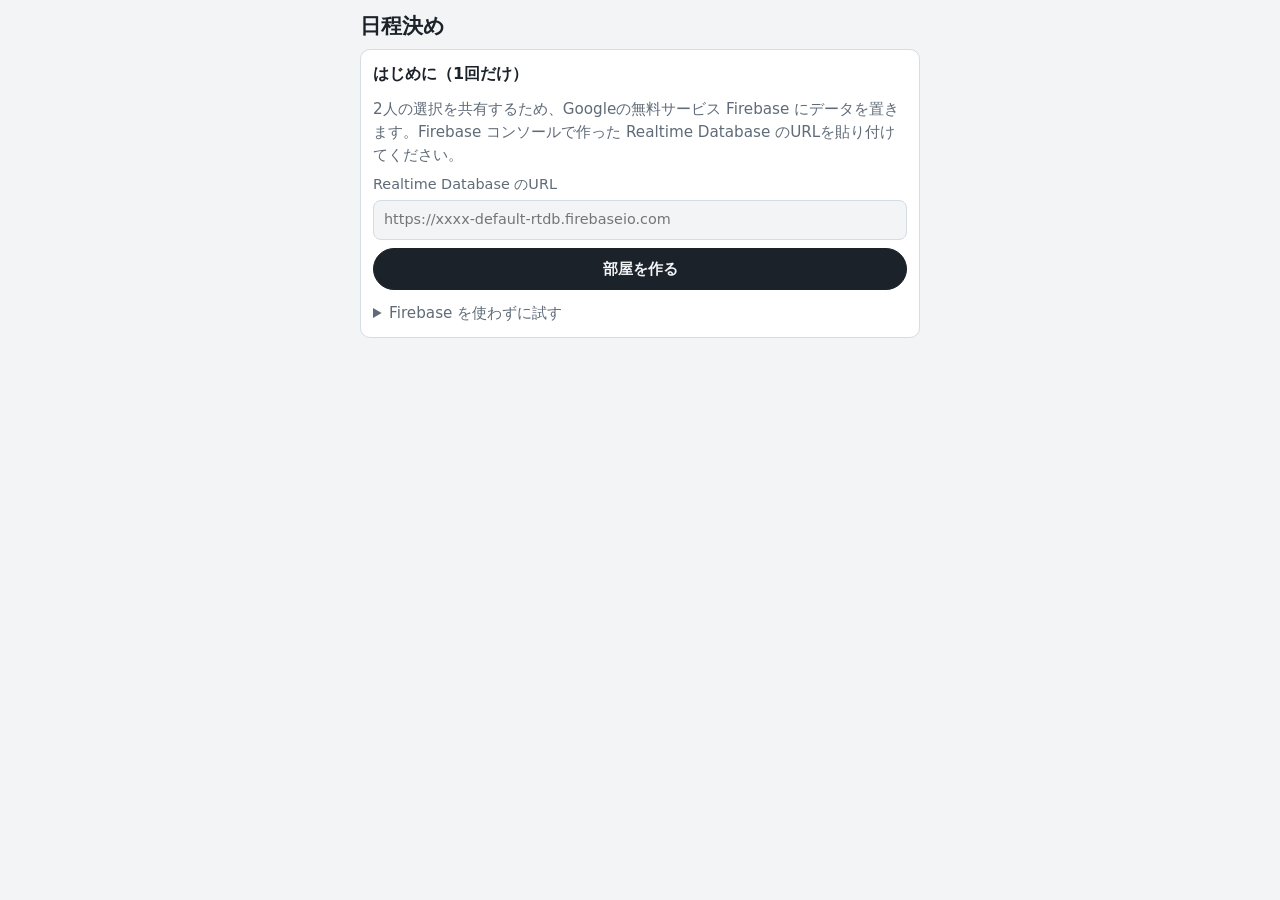
<file: index.html>
<!DOCTYPE html>
<html lang="ja">
<head>
<meta charset="utf-8">
<meta name="viewport" content="width=device-width, initial-scale=1, viewport-fit=cover">
<meta http-equiv="Content-Security-Policy" content="default-src 'none'; script-src 'self'; style-src 'self'; connect-src https://*.firebaseio.com https://*.firebasedatabase.app https://jsonblob.com; img-src 'self' data:; base-uri 'none'; form-action 'none'; upgrade-insecure-requests">
<meta name="referrer" content="no-referrer">
<link rel="stylesheet" href="style.css?v=9">
<script src="config.js?v=9"></script>
<script src="common.js?v=9"></script>
<title>日程決め</title>
<meta name="description" content="2つの候補日に対してAさんとBさんが5段階で希望を出し、どちらが①・②の日に行くかを自動で決めます。">
</head>
<body>
<main>
  <header>
    <h1 id="h1">日程決め</h1>
  </header>

  <section class="card" id="noRoom" hidden>
    <h2>はじめに（1回だけ）</h2>
    <p class="sub">2人の選択を共有するため、Googleの無料サービス Firebase にデータを置きます。Firebase コンソールで作った Realtime Database のURLを貼り付けてください。</p>
    <label class="field">Realtime Database のURL<input id="dbUrl" placeholder="https://xxxx-default-rtdb.firebaseio.com" inputmode="url" autocomplete="off"></label>
    <div class="actions"><button class="btn" id="btnCreate">部屋を作る</button></div>
    <p class="sub" id="lastRoomBox" hidden>前に使った部屋があります: <a id="lastRoom" href="#">前回の部屋を開く</a>（新しく作ると候補日はまた登録が必要です）</p>
    <p class="note err" id="createErr" hidden></p>
    <details>
      <summary class="sub">Firebase を使わずに試す</summary>
      <p class="sub">サインアップ不要の jsonblob.com に保存します。サービス側の都合で失敗したり、30日でデータが消えたりすることがあります。</p>
      <div class="actions"><button class="btn secondary" id="btnCreateBlob">jsonblob で部屋を作る</button></div>
    </details>
  </section>

  <section class="card" id="dates" hidden>
    <span class="eyebrow">今回の候補日</span>
    <div class="dates" id="autoDates" hidden>
      <div><span class="tag d1">①</span> <span id="auto1">…</span></div>
      <div><span class="tag d2">②</span> <span id="auto2">…</span></div>
    </div>
    <div id="manualDates">
      <div class="row2">
        <label class="field"><span><span class="tag d1">①</span> 候補日①</span><input id="d1" placeholder="例: 11/8(土) 14:00"></label>
        <label class="field"><span><span class="tag d2">②</span> 候補日②</span><input id="d2" placeholder="例: 11/15(土) 11:00"></label>
      </div>
      <div class="actions"><button class="btn secondary" id="btnSaveDates">候補日を保存</button></div>
      <div class="toast" id="dateToast" aria-live="polite"></div>
    </div>
  </section>

  <section class="card" id="yearly" hidden>
    <details id="yearlyBox">
      <summary><span class="eyebrow">年間の候補日リスト</span></summary>
      <div class="stack">
        <p class="sub" id="yearlyHint">届いた一覧をそのまま貼り付けてください。</p>
        <label class="field"><textarea id="yearlyText" rows="6" placeholder="10月25日11時30分：&#10;10月31日10時：&#10;11月23日11時：&#10;…"></textarea></label>
        <div class="actions">
          <button class="btn secondary" id="btnSaveYearly">リストを保存</button>
        </div>
        <div class="toast" id="yearlyToast" aria-live="polite"></div>
        <ol class="datelist" id="dateList"></ol>
      </div>
    </details>
  </section>

  <section class="card" id="people" hidden>
    <span class="eyebrow">選択ページ</span>
    <div class="status">
      <div class="person">
        <span class="name" id="nameA"></span>
        <span class="pill" id="pillA"></span>
        <a class="btn" id="linkA" href="#">Aさんの選択ページ</a>
      </div>
      <div class="person">
        <span class="name" id="nameB"></span>
        <span class="pill" id="pillB"></span>
        <a class="btn" id="linkB" href="#">Bさんの選択ページ</a>
      </div>
    </div>
  </section>

  <section class="card" id="secR" hidden>
    <span class="eyebrow">現在の結果</span>
    <div class="result" id="result"></div>
    <div class="actions">
      <button class="btn line" id="btnLineResult">結果をLINEで送る</button>
      <button class="btn secondary" id="btnCopyResult">結果をコピー</button>
    </div>
    <div class="toast" id="resultToast" aria-live="polite"></div>
  </section>

  <section class="card" id="waiting" hidden>
    <span class="eyebrow">現在の結果</span>
    <p class="sub" id="waitMsg"></p>
  </section>

  <section class="card" id="tools" hidden>
    <div class="actions">
      <button class="btn danger" id="btnReset">選択をリセット</button>
    </div>
    <details id="textBox">
      <summary class="sub">表示する名前・文言（データベースに保存）</summary>
      <p class="sub">URLに <code>?a=名前&amp;b=名前&amp;t=題材</code> を付けた場合はそちらが優先されます。</p>
      <div class="stack">
        <div class="row2">
          <label class="field">Aの表示名<input id="txtA" placeholder="Aさん" autocomplete="off"></label>
          <label class="field">Bの表示名<input id="txtB" placeholder="Bさん" autocomplete="off"></label>
        </div>
        <label class="field">タイトル<input id="txtTitle" placeholder="日程決め" autocomplete="off"></label>
        <label class="field">リスト欄の説明文<input id="txtHint" placeholder="届いた一覧をそのまま貼り付けてください。" autocomplete="off"></label>
        <div class="actions"><button class="btn secondary" id="btnSaveText">文言を保存</button></div>
        <div class="toast" id="textToast" aria-live="polite"></div>
      </div>
    </details>
    <p class="note err" id="resetConfirm" hidden>2人の選択を消します（候補日リストは残ります）。本当に消すなら、もう一度「選択をリセット」を押してください。</p>
    <p class="note err" id="err" hidden></p>
  </section>

</main>
<script src="index.js?v=9"></script>
</body>
</html>
</file>
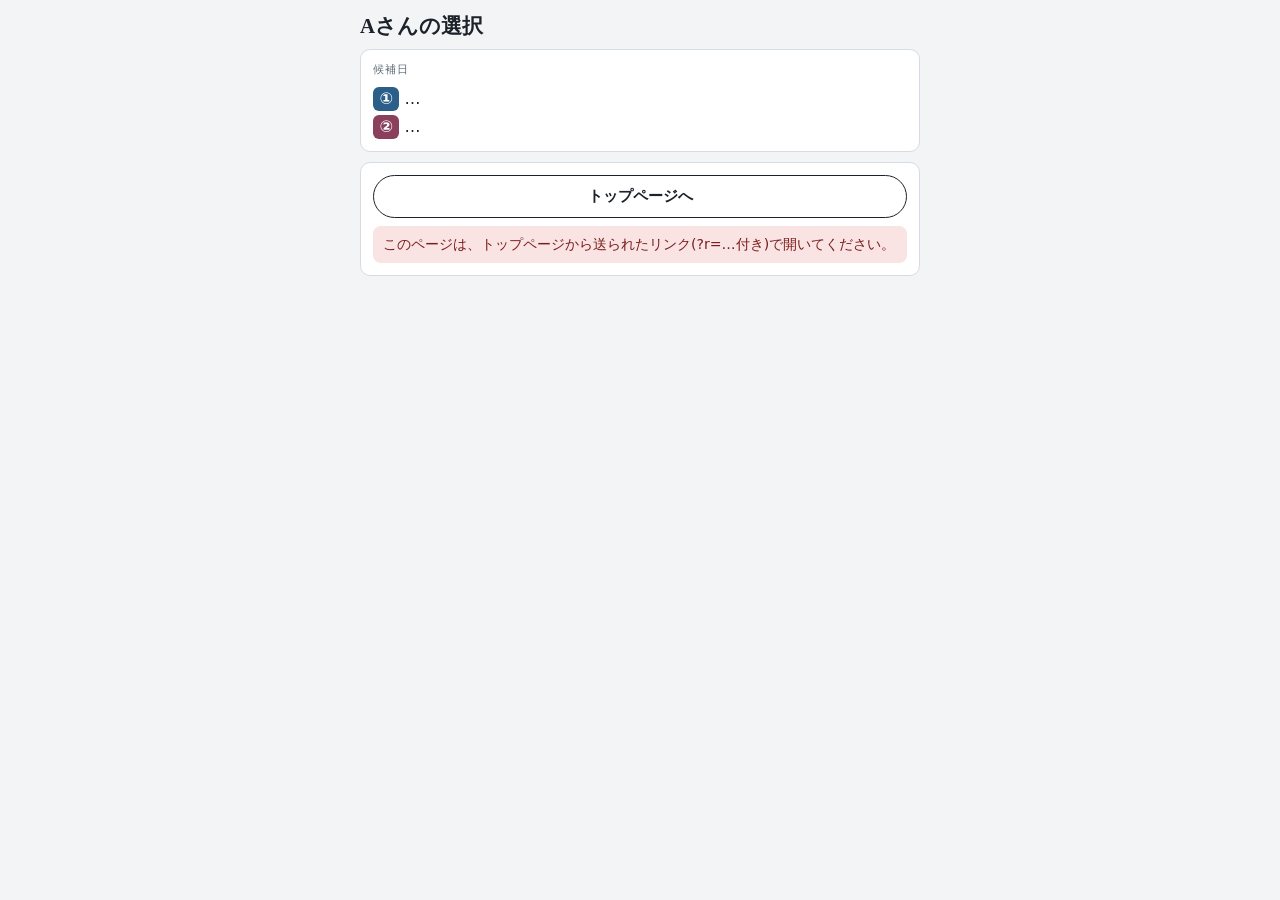
<file: a.html>
<!DOCTYPE html>
<html lang="ja">
<head>
<meta charset="utf-8">
<meta name="viewport" content="width=device-width, initial-scale=1, viewport-fit=cover">
<meta http-equiv="Content-Security-Policy" content="default-src 'none'; script-src 'self'; style-src 'self'; connect-src https://*.firebaseio.com https://*.firebasedatabase.app https://jsonblob.com; img-src 'self' data:; base-uri 'none'; form-action 'none'; upgrade-insecure-requests">
<meta name="referrer" content="no-referrer">
<link rel="stylesheet" href="style.css?v=9">
<script src="config.js?v=9"></script>
<script src="common.js?v=9"></script>
<title>Aさんの選択｜日程決め</title>
</head>
<body>
<main>
  <header>
    <h1><span id="who">Aさん</span>の選択</h1>
  </header>
  <section class="card">
    <span class="eyebrow">候補日</span>
    <div class="dates">
      <div><span class="tag d1">①</span> <span id="d1">…</span></div>
      <div><span class="tag d2">②</span> <span id="d2">…</span></div>
    </div>
    <p class="note err" id="noDates" hidden>候補日がまだ登録されていません。トップページで候補日（年間リスト）を保存してから、このページを開き直してください。</p>
  </section>
  <section class="card" id="secChoose">
    <span class="eyebrow">希望</span>
    <div class="choices" id="choices"></div>
    <p class="sub" id="state"></p>
    <div class="toast" id="toast" aria-live="polite"></div>
  </section>
  <section class="card" id="secR" hidden>
    <span class="eyebrow">結果</span>
    <div class="result" id="result"></div>
  </section>
  <section class="card" id="waiting" hidden>
    <span class="eyebrow">結果</span>
    <p class="sub" id="waitMsg"></p>
  </section>
  <section class="card">
    <div class="actions">
      <a class="btn secondary" id="indexLink" href="index.html">トップページへ</a>
    </div>
    <p class="note err" id="err" hidden></p>
  </section>
</main>
<script src="choose.js?v=9" data-role="a"></script>
</body>
</html>
</file>
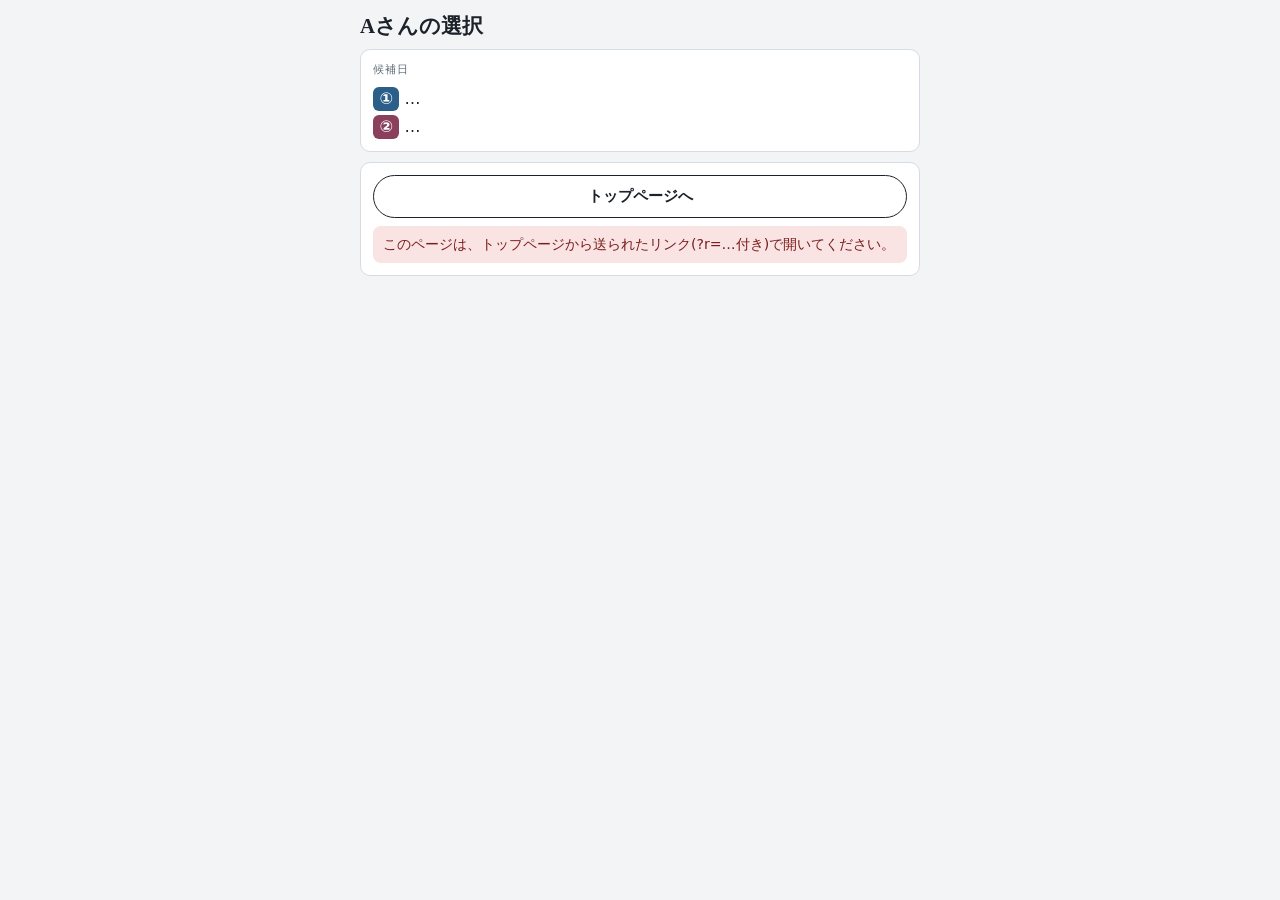
<file: ani.html>
<!DOCTYPE html>
<html lang="ja">
<head>
<meta charset="utf-8">
<meta name="viewport" content="width=device-width, initial-scale=1, viewport-fit=cover">
<link rel="stylesheet" href="style.css">
<script src="config.js"></script>
<script src="common.js"></script>
<title>Aさんの選択｜日程決め</title>
</head>
<body>
<main>
  <header>
    <h1><span id="who">Aさん</span>の選択</h1>
  </header>
  <section class="card">
    <span class="eyebrow">候補日</span>
    <div class="dates">
      <div><span class="tag d1">①</span> <span id="d1">…</span></div>
      <div><span class="tag d2">②</span> <span id="d2">…</span></div>
    </div>
  </section>
  <section class="card" id="secChoose">
    <span class="eyebrow">希望</span>
    <div class="choices" id="choices"></div>
    <p class="sub" id="state"></p>
    <div class="toast" id="toast" aria-live="polite"></div>
  </section>
  <section class="card" id="secR" hidden>
    <span class="eyebrow">結果</span>
    <div class="result" id="result"></div>
  </section>
  <section class="card" id="waiting" hidden>
    <span class="eyebrow">結果</span>
    <p class="sub" id="waitMsg"></p>
  </section>
  <section class="card">
    <div class="actions">
      <a class="btn secondary" id="indexLink" href="index.html">トップページへ</a>
    </div>
    <p class="note err" id="err" hidden></p>
  </section>
</main>
<script>window.SALON_ROLE = 'a';</script>
<script src="choose.js"></script>
</body>
</html>
</file>
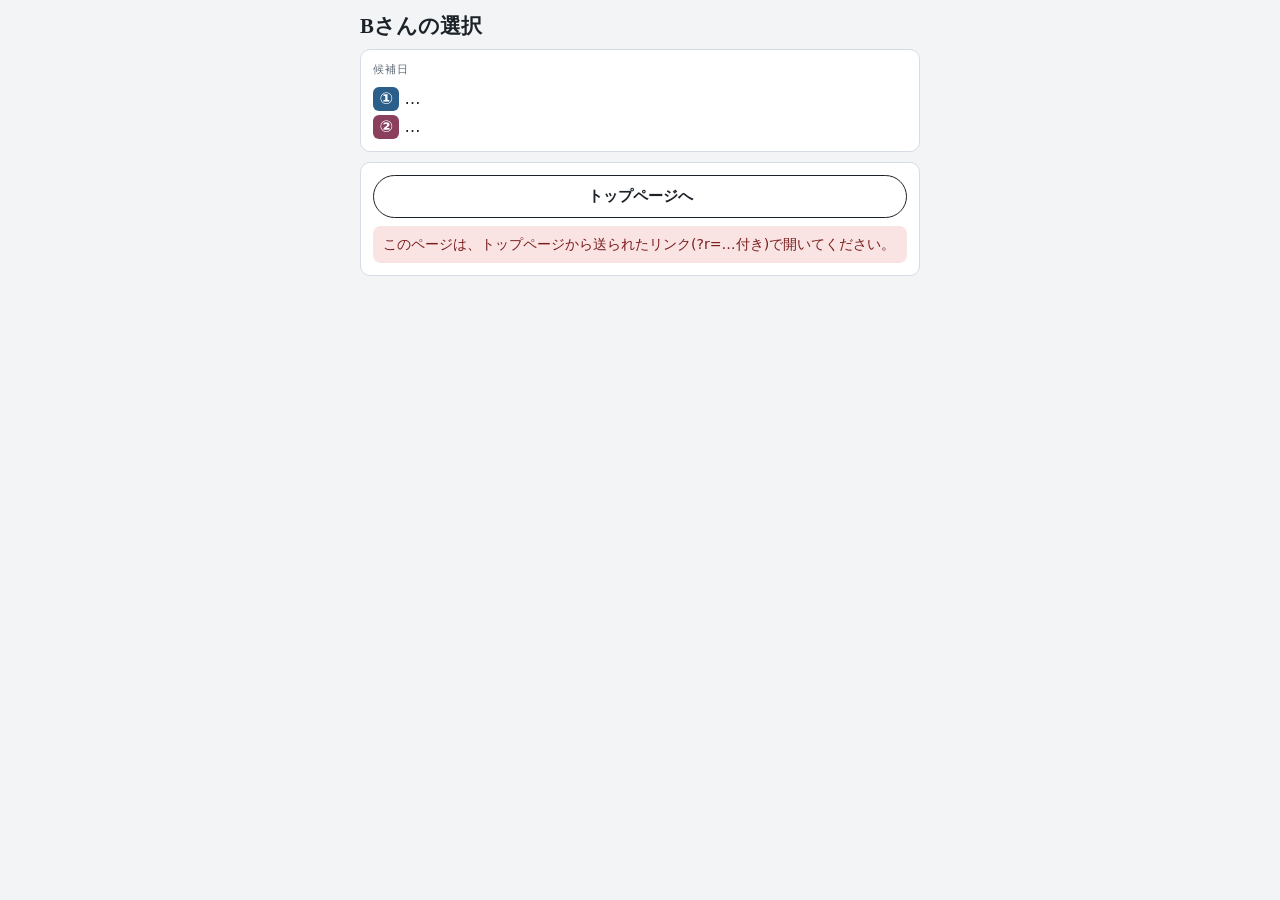
<file: b.html>
<!DOCTYPE html>
<html lang="ja">
<head>
<meta charset="utf-8">
<meta name="viewport" content="width=device-width, initial-scale=1, viewport-fit=cover">
<meta http-equiv="Content-Security-Policy" content="default-src 'none'; script-src 'self'; style-src 'self'; connect-src https://*.firebaseio.com https://*.firebasedatabase.app https://jsonblob.com; img-src 'self' data:; base-uri 'none'; form-action 'none'; upgrade-insecure-requests">
<meta name="referrer" content="no-referrer">
<link rel="stylesheet" href="style.css?v=9">
<script src="config.js?v=9"></script>
<script src="common.js?v=9"></script>
<title>Bさんの選択｜日程決め</title>
</head>
<body>
<main>
  <header>
    <h1><span id="who">Bさん</span>の選択</h1>
  </header>
  <section class="card">
    <span class="eyebrow">候補日</span>
    <div class="dates">
      <div><span class="tag d1">①</span> <span id="d1">…</span></div>
      <div><span class="tag d2">②</span> <span id="d2">…</span></div>
    </div>
    <p class="note err" id="noDates" hidden>候補日がまだ登録されていません。トップページで候補日（年間リスト）を保存してから、このページを開き直してください。</p>
  </section>
  <section class="card" id="secChoose">
    <span class="eyebrow">希望</span>
    <div class="choices" id="choices"></div>
    <p class="sub" id="state"></p>
    <div class="toast" id="toast" aria-live="polite"></div>
  </section>
  <section class="card" id="secR" hidden>
    <span class="eyebrow">結果</span>
    <div class="result" id="result"></div>
  </section>
  <section class="card" id="waiting" hidden>
    <span class="eyebrow">結果</span>
    <p class="sub" id="waitMsg"></p>
  </section>
  <section class="card">
    <div class="actions">
      <a class="btn secondary" id="indexLink" href="index.html">トップページへ</a>
    </div>
    <p class="note err" id="err" hidden></p>
  </section>
</main>
<script src="choose.js?v=9" data-role="b"></script>
</body>
</html>
</file>
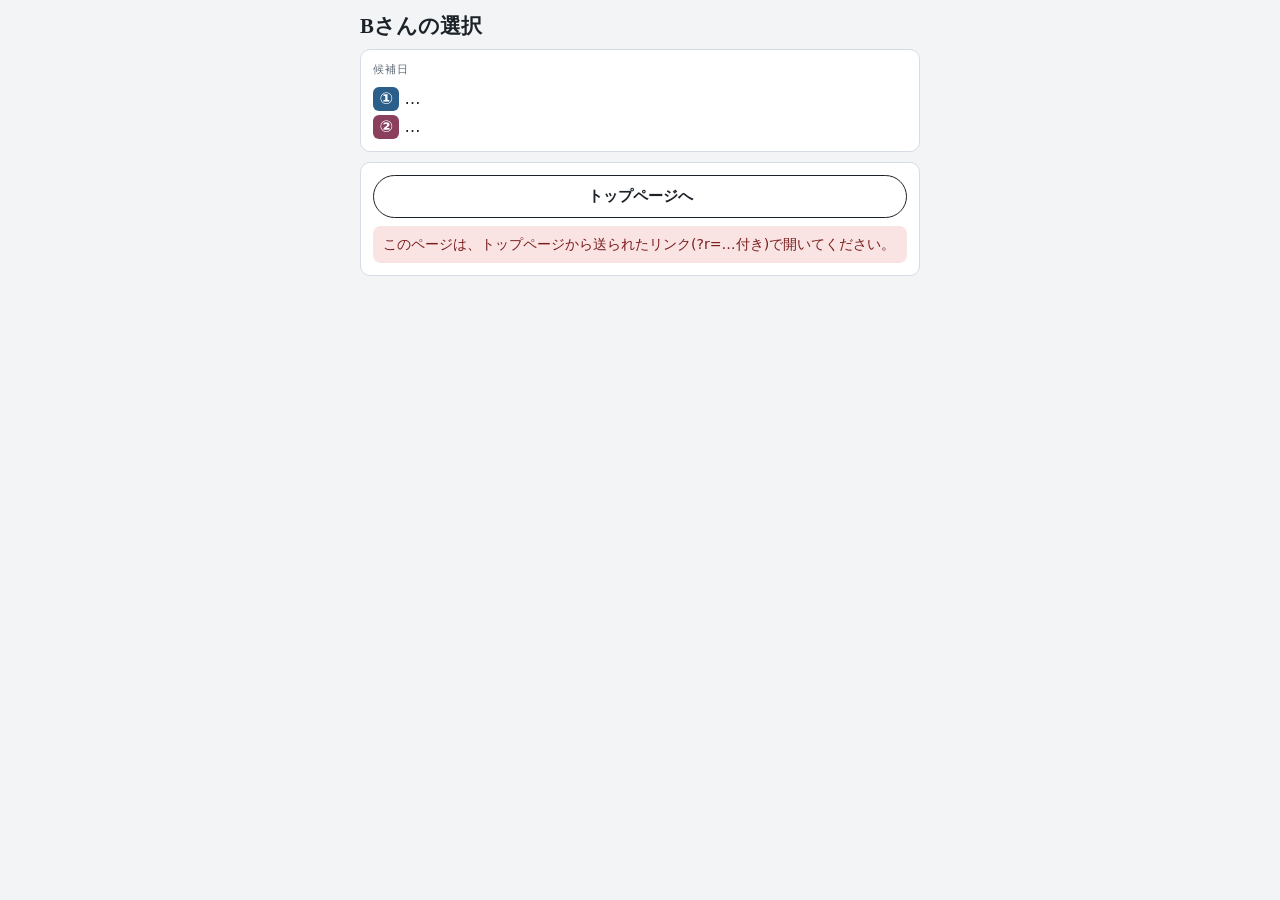
<file: otouto.html>
<!DOCTYPE html>
<html lang="ja">
<head>
<meta charset="utf-8">
<meta name="viewport" content="width=device-width, initial-scale=1, viewport-fit=cover">
<link rel="stylesheet" href="style.css">
<script src="config.js"></script>
<script src="common.js"></script>
<title>Bさんの選択｜日程決め</title>
</head>
<body>
<main>
  <header>
    <h1><span id="who">Bさん</span>の選択</h1>
  </header>
  <section class="card">
    <span class="eyebrow">候補日</span>
    <div class="dates">
      <div><span class="tag d1">①</span> <span id="d1">…</span></div>
      <div><span class="tag d2">②</span> <span id="d2">…</span></div>
    </div>
  </section>
  <section class="card" id="secChoose">
    <span class="eyebrow">希望</span>
    <div class="choices" id="choices"></div>
    <p class="sub" id="state"></p>
    <div class="toast" id="toast" aria-live="polite"></div>
  </section>
  <section class="card" id="secR" hidden>
    <span class="eyebrow">結果</span>
    <div class="result" id="result"></div>
  </section>
  <section class="card" id="waiting" hidden>
    <span class="eyebrow">結果</span>
    <p class="sub" id="waitMsg"></p>
  </section>
  <section class="card">
    <div class="actions">
      <a class="btn secondary" id="indexLink" href="index.html">トップページへ</a>
    </div>
    <p class="note err" id="err" hidden></p>
  </section>
</main>
<script>window.SALON_ROLE = 'b';</script>
<script src="choose.js"></script>
</body>
</html>
</file>
<file: style.css>
/* Layout: one narrow column (phone first). 共通スタイル */
:root {
  --bg: #f2f4f6; --panel: #ffffff; --fg: #1c2229; --muted: #5f6b78; --line: #d6dce3;
  --accent: #2b5f8a;  /* ① */
  --accent2: #8a3f5c; /* ② */
  --neutral: #6b7280;
  --ok-bg: #e6f2ec; --ok-fg: #1f5a3a;
  --warn-bg: #fbeedd; --warn-fg: #7a4a0d;
  --err-bg: #f9e3e3; --err-fg: #7a1d1d;
  --font-display: "Hiragino Mincho ProN", "Yu Mincho", "YuMincho", "BIZ UDPMincho", serif;
  --font-body: system-ui, -apple-system, "Hiragino Kaku Gothic ProN", "Yu Gothic", "Meiryo", sans-serif;
}
@media (prefers-color-scheme: dark) {
  :root:not([data-theme="light"]) {
    --bg: #14191f; --panel: #1e252d; --fg: #e8ecf0; --muted: #9aa6b2; --line: #343e49;
    --accent: #7fb3dc; --accent2: #d78ab0; --neutral: #a0a8b3;
    --ok-bg: #1d3a2b; --ok-fg: #a9dcc0; --warn-bg: #43311a; --warn-fg: #f1cf9a;
    --err-bg: #4a2222; --err-fg: #f3b3b3; color-scheme: dark;
  }
}
:root[data-theme="dark"] {
  --bg: #14191f; --panel: #1e252d; --fg: #e8ecf0; --muted: #9aa6b2; --line: #343e49;
  --accent: #7fb3dc; --accent2: #d78ab0; --neutral: #a0a8b3;
  --ok-bg: #1d3a2b; --ok-fg: #a9dcc0; --warn-bg: #43311a; --warn-fg: #f1cf9a;
  --err-bg: #4a2222; --err-fg: #f3b3b3; color-scheme: dark;
}
* { box-sizing: border-box; }
[hidden] { display: none !important; }
html, body { margin: 0; }
body { background: var(--bg); color: var(--fg); font-family: var(--font-body); font-size: 15px; line-height: 1.5; padding-inline: 12px; padding-block: 12px 24px; }
main { max-width: 560px; margin: 0 auto; display: grid; gap: 10px; }
h1 { font-family: var(--font-display); font-weight: 700; font-size: 1.3rem; margin: 0; line-height: 1.3; text-wrap: balance; }
h1 small { font-family: var(--font-body); font-size: .9rem; color: var(--muted); font-weight: 400; margin-left: .5em; }
.sub { color: var(--muted); margin: 4px 0 0; font-size: .95rem; }
section.card { background: var(--panel); border: 1px solid var(--line); border-radius: 10px; padding: 12px; display: grid; gap: 8px; }
h2 { font-size: 1rem; margin: 0; font-weight: 700; }
.eyebrow { font-size: .7rem; letter-spacing: .08em; color: var(--muted); text-transform: uppercase; }
label.field { display: grid; gap: 4px; font-size: .9rem; color: var(--muted); }
label.field input { font: inherit; color: var(--fg); background: var(--bg); border: 1px solid var(--line); border-radius: 8px; padding: 8px 10px; width: 100%; }
label.field input:focus { outline: 2px solid var(--accent); outline-offset: 1px; }
.row2 { display: grid; grid-template-columns: 1fr 1fr; gap: 10px; }
@media (max-width: 420px) { .row2 { grid-template-columns: 1fr; } }
.tag { display: inline-block; font-weight: 700; padding: 0 .4em; border-radius: 6px; color: #fff; }
.tag.d1 { background: var(--accent); } .tag.d2 { background: var(--accent2); }
.dates { display: grid; gap: 4px; font-size: 1rem; }

.choices { display: grid; gap: 6px; }
.choice { display: grid; grid-template-columns: 1fr auto; align-items: center; gap: 10px; width: 100%; text-align: left; font: inherit; color: var(--fg); background: var(--bg); border: 2px solid var(--line); border-radius: 10px; padding: 9px 12px; cursor: pointer; }
.choice small { color: var(--muted); font-size: .8rem; }
.choice:hover { border-color: var(--muted); }
.choice:focus-visible { outline: 2px solid var(--accent); outline-offset: 2px; }
.choice[aria-pressed="true"] { border-color: var(--fg); background: var(--panel); font-weight: 700; }
.choice:disabled { opacity: .6; cursor: wait; }
.choice[data-v="-2"], .choice[data-v="-1"] { border-left: 6px solid var(--accent); }
.choice[data-v="2"], .choice[data-v="1"] { border-left: 6px solid var(--accent2); }
.choice[data-v="0"] { border-left: 6px solid var(--neutral); }

.actions { display: flex; flex-wrap: wrap; gap: 8px; }
.btn { font: inherit; font-weight: 700; border-radius: 999px; padding: 9px 16px; font-size: .95rem; cursor: pointer; border: 1px solid var(--fg); background: var(--fg); color: var(--bg); flex: 1 1 auto; text-align: center; text-decoration: none; }
.btn.secondary { background: transparent; color: var(--fg); }
.btn.line { background: #06C755; border-color: #06C755; color: #fff; }
.btn.danger { background: #b3261e; border-color: #b3261e; color: #fff; }
.btn:disabled { opacity: .45; cursor: not-allowed; }
.btn:focus-visible { outline: 2px solid var(--accent); outline-offset: 2px; }

.status { display: grid; grid-template-columns: 1fr 1fr; gap: 8px; }
.person { border: 1px solid var(--line); border-radius: 10px; padding: 10px; display: grid; gap: 6px; min-width: 0; }
.person .name { font-family: var(--font-display); font-size: 1.1rem; font-weight: 700; }
.pill { display: inline-block; font-size: .8rem; font-weight: 700; padding: 2px 10px; border-radius: 999px; justify-self: start; }
.pill.done { background: var(--ok-bg); color: var(--ok-fg); }
.pill.todo { background: var(--warn-bg); color: var(--warn-fg); }
.person .btn { padding: 7px 8px; font-size: .85rem; }
.person .mini { display: flex; gap: 6px; }
.person .mini .btn { flex: 1 1 0; }

.result { display: grid; gap: 12px; }
.assign { display: grid; grid-template-columns: 1fr 1fr; gap: 8px; }
.assign div { border: 1px solid var(--line); border-radius: 10px; padding: 10px; display: grid; gap: 0; min-width: 0; }
.assign .tag { justify-self: start; }
.assign .who { font-family: var(--font-display); font-size: 1.25rem; font-weight: 700; }
.assign .when { color: var(--muted); font-size: .85rem; }
.assign .cal { margin-top: 6px; justify-self: start; font: inherit; font-size: .8rem; padding: 4px 8px; border: 1px solid var(--line); border-radius: 999px; background: transparent; color: var(--fg); cursor: pointer; }
.note { border-radius: 8px; padding: 8px 10px; font-size: .88rem; margin: 0; }
.note.ok { background: var(--ok-bg); color: var(--ok-fg); }
.note.warn { background: var(--warn-bg); color: var(--warn-fg); }
.note.err { background: var(--err-bg); color: var(--err-fg); }
.votes { font-size: .9rem; color: var(--muted); margin: 0; }
.votes b { color: var(--fg); }
.toast { font-size: .85rem; color: var(--muted); min-height: 0; }
.toast:empty { display: none; }
.meta { font-size: .8rem; color: var(--muted); }
footer { color: var(--muted); font-size: .8rem; text-align: center; }
footer a { color: inherit; }

label.field textarea { font: inherit; color: var(--fg); background: var(--bg); border: 1px solid var(--line); border-radius: 8px; padding: 10px 12px; width: 100%; resize: vertical; }
label.field textarea:focus { outline: 2px solid var(--accent); outline-offset: 1px; }
.stack { display: grid; gap: 8px; padding-top: 8px; }
summary { cursor: pointer; }
.datelist { margin: 0; padding-left: 1.4em; font-variant-numeric: tabular-nums; font-size: .9rem; }
.datelist li.past { color: var(--muted); text-decoration: line-through; }
.datelist li.now { font-weight: 700; }
</file>
